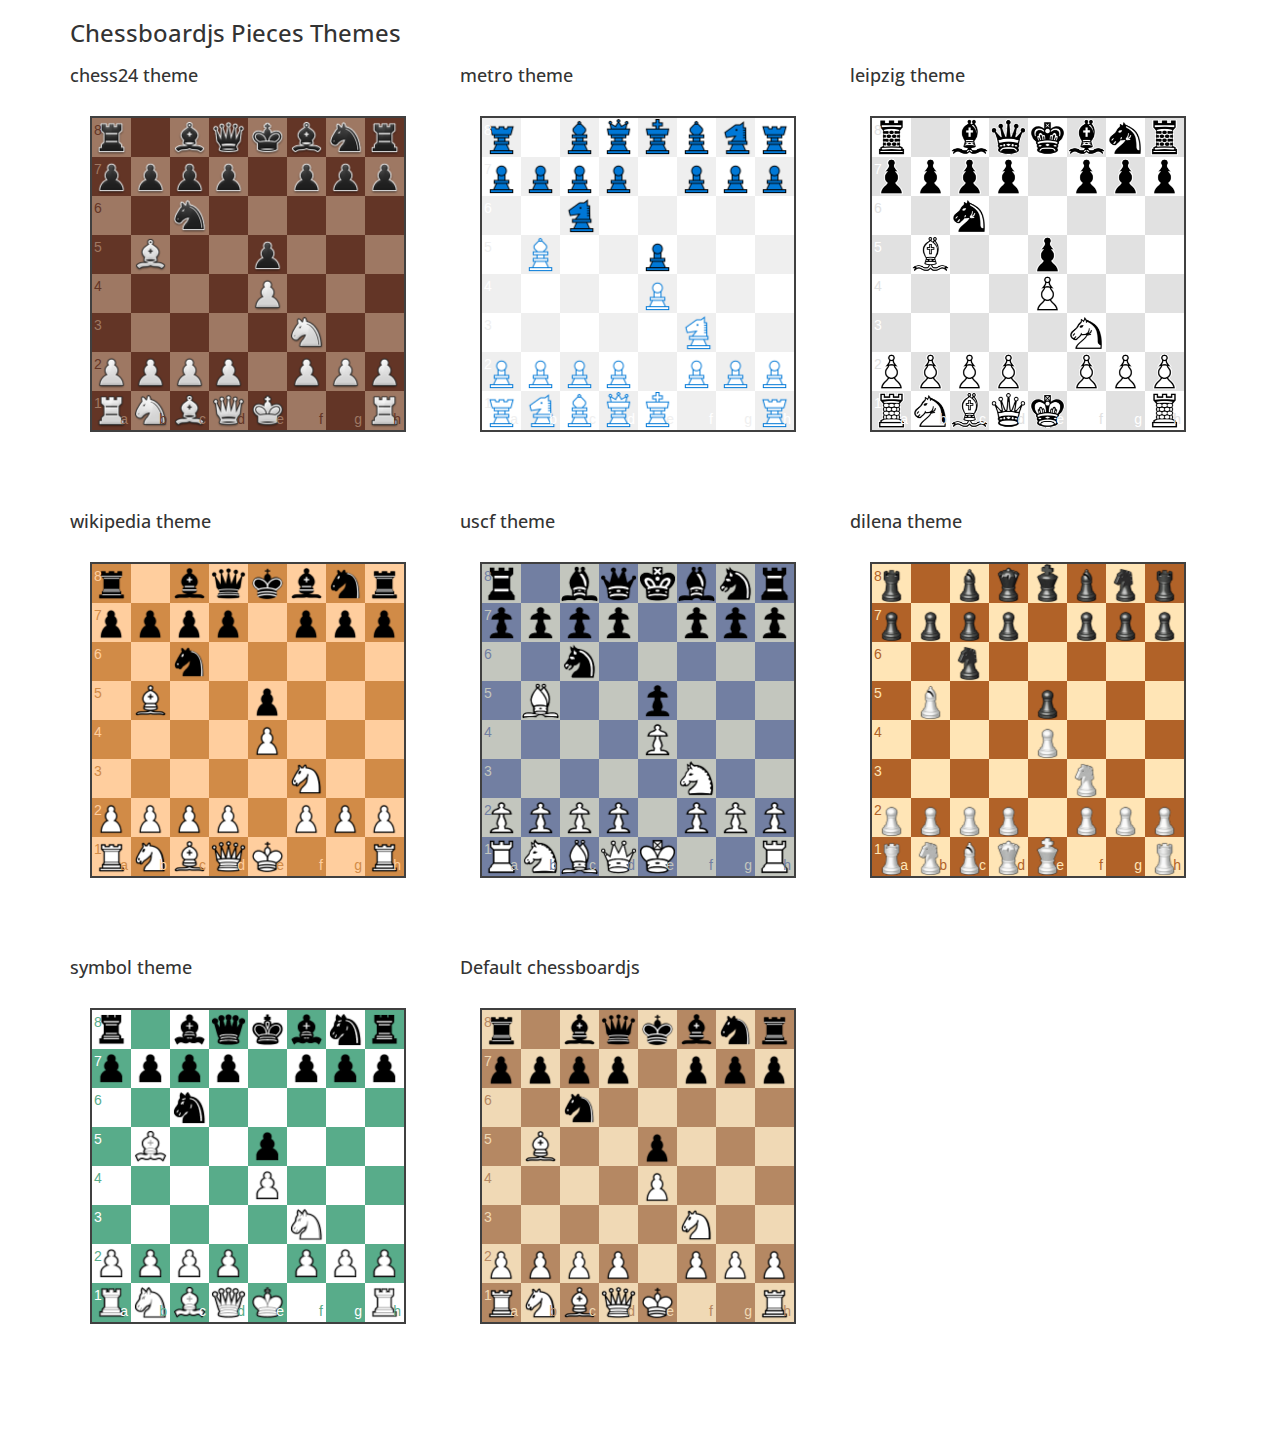
<file: chessboardjs-themes/index.html>
<!doctype html>
<html>
<head>
  <meta charset="utf-8" />
  <meta http-equiv="X-UA-Compatible" content="IE=edge,chrome=1" />
  <title>♕ Chessboarjs Pieces Themes</title>

  <link rel="stylesheet" href="https://maxcdn.bootstrapcdn.com/bootstrap/3.3.5/css/bootstrap.min.css">
  <link rel="stylesheet" href="chessboard.css" />
  <link href='https://fonts.googleapis.com/css?family=Open+Sans' rel='stylesheet' type='text/css'>
  <style>
  .container {
    font-family: 'Open Sans', sans-serif;
    padding-bottom: 50px;
  }
  .boardcontainer {
    width: 100%;
    padding: 20px;
  }
  </style>
  <script src="https://cdnjs.cloudflare.com/ajax/libs/jquery/1.10.1/jquery.min.js"></script>
  <script src="chessboard.js"></script>
  <script src="chessboardjs-themes.js"></script>
</head>
<body>

<div class="container">
  <h3>Chessboardjs Pieces Themes</h3>
  <div class="row" id="boardcontent">
  </div>
</div>

<script>
$(document).ready(function() {

  var themes = ["chess24", "metro", "leipzig", "wikipedia", "uscf", "dilena", "symbol"];

  themes.forEach(function(theme) {

    coldiv = document.createElement("div");
    coldiv.className = "col-md-4 container";

    title = document.createElement("h4");
    title.innerHTML = theme + " theme";

    boarddiv = document.createElement("div");
    boarddiv.id = theme
    boarddiv.className = "boardcontainer";

    coldiv.appendChild(title);
    coldiv.appendChild(boarddiv);

    document.getElementById("boardcontent").appendChild(coldiv);

    var board =  ChessBoard(theme, {
      pieceTheme: window[theme + "_piece_theme"],
      position: 'r1bqkbnr/pppp1ppp/2n5/1B2p3/4P3/5N2/PPPP1PPP/RNBQK2R',
      boardTheme: window[theme + "_board_theme"]
    });

    $(window).resize(board.resize);

  });

  /* adding default */
  coldiv = document.createElement("div");
  coldiv.className = "col-md-4 container";
  title = document.createElement("h4");
  title.innerHTML = "Default chessboardjs"
  boarddiv = document.createElement("div");
  boarddiv.id = "default"
  boarddiv.className = "boardcontainer";

  coldiv.appendChild(title);
  coldiv.appendChild(boarddiv);

  document.getElementById("boardcontent").appendChild(coldiv);
  var board =  ChessBoard("default", {
    pieceTheme: wikipedia_piece_theme,
    position: 'r1bqkbnr/pppp1ppp/2n5/1B2p3/4P3/5N2/PPPP1PPP/RNBQK2R'
  });

  $(window).resize(board.resize);

});
</script>
</body>
</html>
</file>
<file: chessboardjs-themes/chessboard.css>
/*!
 * chessboard.js $version$
 *
 * Copyright 2013 Chris Oakman
 * Released under the MIT license
 * https://github.com/oakmac/chessboardjs/blob/master/LICENSE
 *
 * Date: $date$
 */

/* clearfix */
.clearfix-7da63 {
  clear: both;
}

/* board */
.board-b72b1 {
  border: 2px solid #404040;
  -webkit-box-sizing: content-box;
  -moz-box-sizing: content-box;
  box-sizing: content-box;
}

/* square */
.square-55d63 {
  float: left;
  position: relative;

  /* disable any native browser highlighting */
  -webkit-touch-callout: none;
    -webkit-user-select: none;
     -khtml-user-select: none;
       -moz-user-select: none;
        -ms-user-select: none;
            user-select: none;
}

/* white square */
/*
.white-1e1d7 {
  background-color: #f0d9b5;
  color: #b58863;
}
*/
/* black square */
/*
.black-3c85d {
  background-color: #b58863;
  color: #f0d9b5;
}
*/

/* highlighted square */
.highlight1-32417, .highlight2-9c5d2 {
  -webkit-box-shadow: inset 0 0 3px 3px yellow;
  -moz-box-shadow: inset 0 0 3px 3px yellow;
  box-shadow: inset 0 0 3px 3px yellow;
}

/* notation */
.notation-322f9 {
  cursor: default;
  font-family: "Helvetica Neue", Helvetica, Arial, sans-serif;
  font-size: 14px;
  position: absolute;
}
.alpha-d2270 {
  bottom: 1px;
  right: 3px;
}
.numeric-fc462 {
  top: 2px;
  left: 2px;
}
</file>
